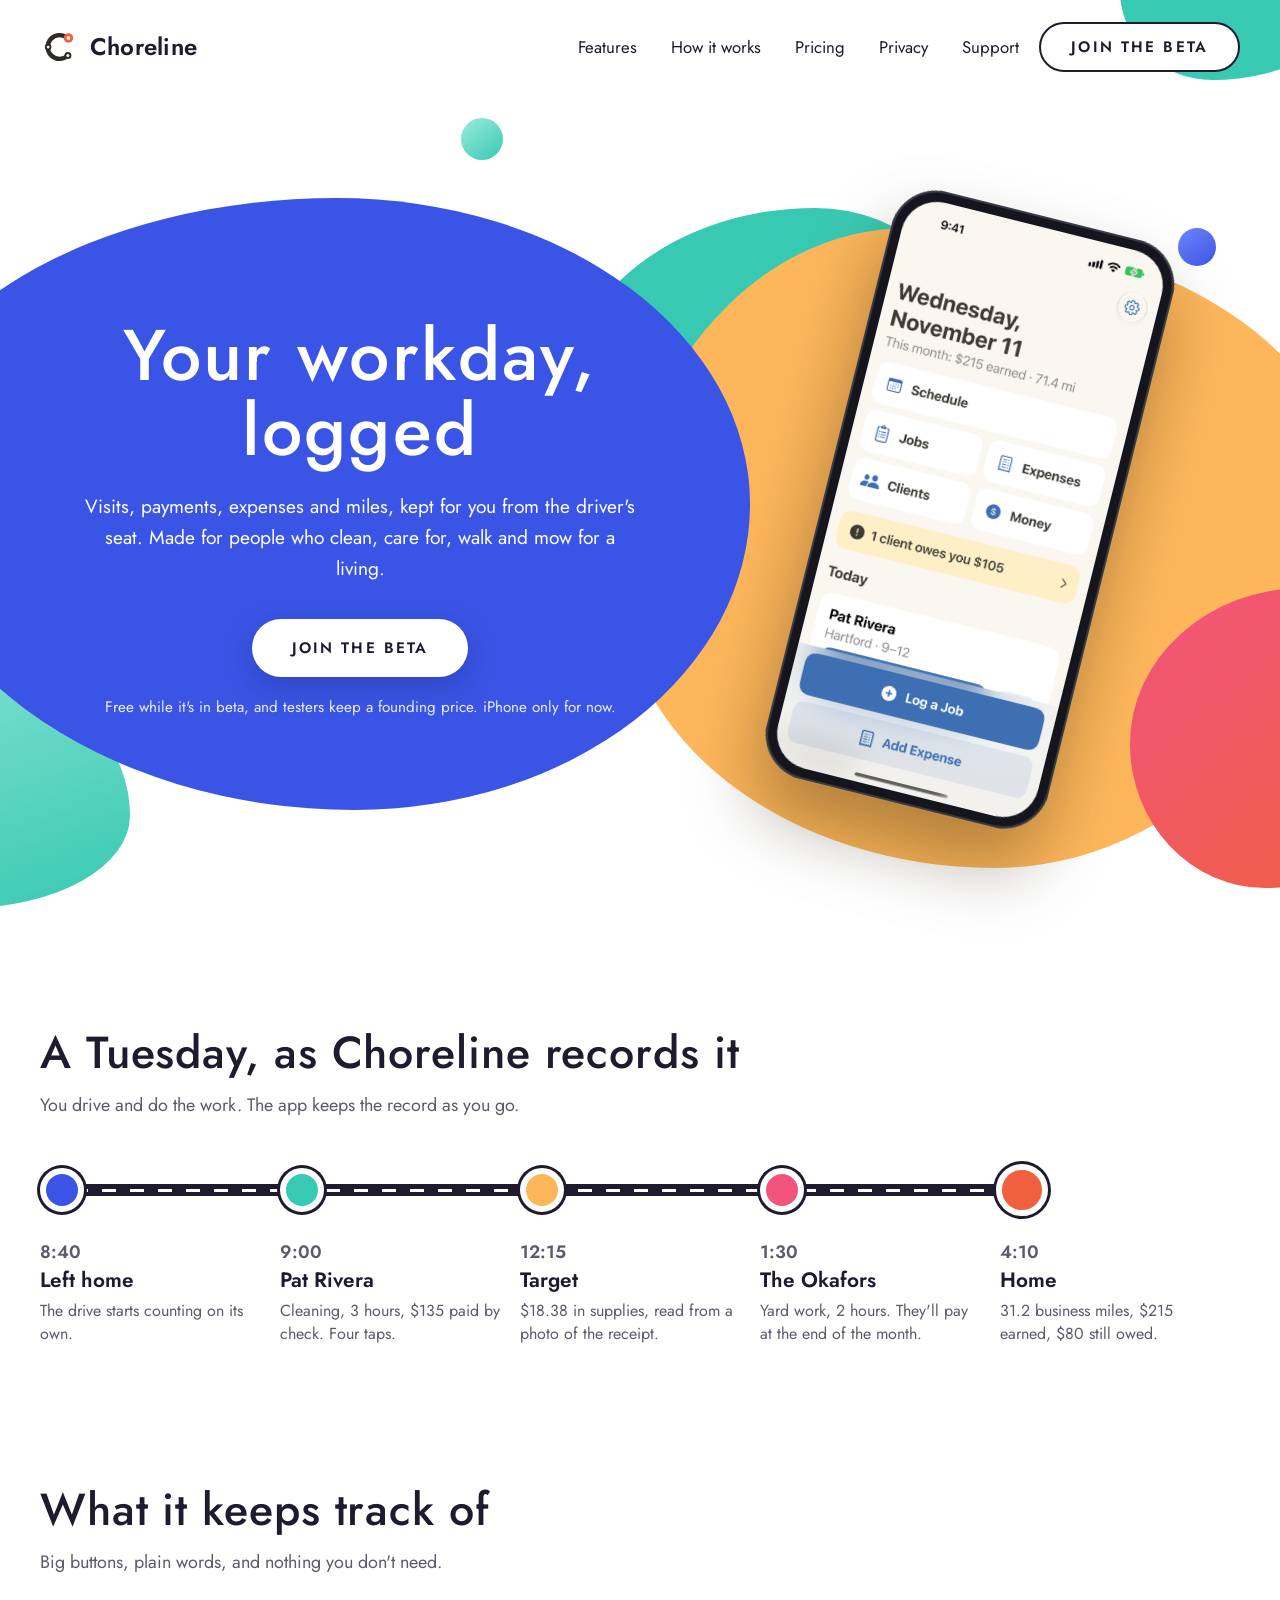
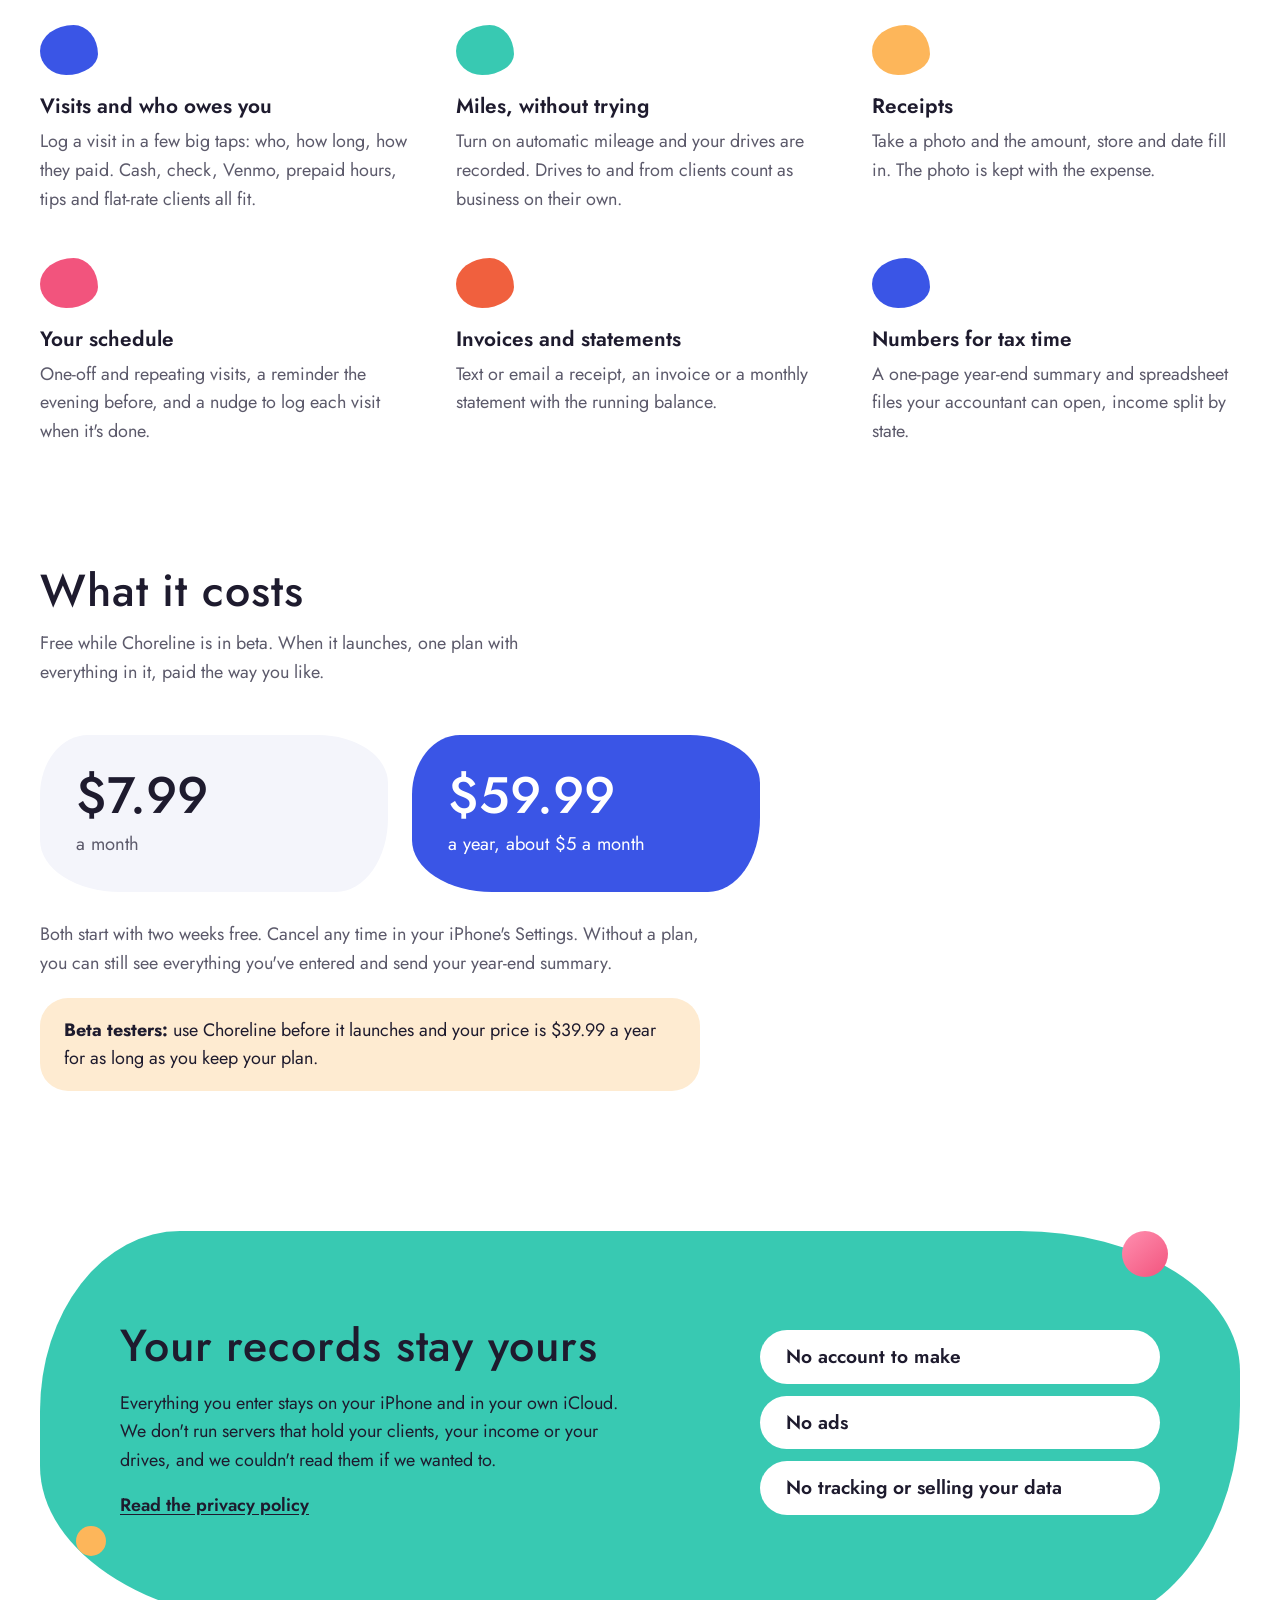
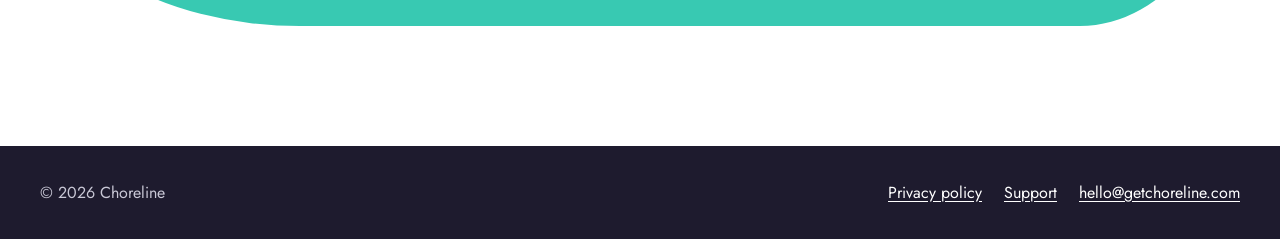
<file: index.html>
<!doctype html>
<html lang="en">
<head>
<meta charset="utf-8">
<meta name="viewport" content="width=device-width, initial-scale=1">
<meta name="color-scheme" content="light only">
<title>Choreline: jobs, payments and miles for home-service work</title>
<meta name="description" content="An iPhone app for people who clean, care for, walk and mow for a living: log each visit from the car, see who owes you, track your miles, and have your numbers ready at tax time.">
<link rel="icon" href="icon-256.png">
<link rel="apple-touch-icon" href="icon-256.png">
<meta property="og:title" content="Choreline: jobs, payments and miles for home-service work">
<meta property="og:description" content="Log each visit from the car, see who owes you, track your miles, and have your numbers ready at tax time.">
<meta property="og:image" content="https://getchoreline.com/icon-256.png">
<link rel="preconnect" href="https://fonts.googleapis.com">
<link rel="preconnect" href="https://fonts.gstatic.com" crossorigin>
<link href="https://fonts.googleapis.com/css2?family=Jost:wght@400;500;600&display=swap" rel="stylesheet">
<link rel="stylesheet" href="style.css">
</head>
<body>
<header class="site-head">
  <div class="blob head-blob" aria-hidden="true"></div>
  <div class="wrap">
    <a class="brand" href="./"><svg viewBox="0 0 64 64" aria-hidden="true"><path d="M44.6 18.4A19 19 0 1 0 44.6 45.6" fill="none" stroke="#2E2A26" stroke-width="7" stroke-linecap="round"/><circle cx="13" cy="32" r="5.2" fill="#2E2A26"/><circle cx="13" cy="32" r="2.2" fill="#FBF5EA"/><circle cx="44.6" cy="45.6" r="5.6" fill="#2E2A26"/><circle cx="44.6" cy="45.6" r="2.4" fill="#FBF5EA"/><circle cx="45.5" cy="17.5" r="7.6" fill="#F0603E"/><circle cx="45.5" cy="17.5" r="3" fill="#FBF5EA"/></svg> Choreline</a>
    <nav aria-label="Site">
      <a href="./#features" class="hide-md">Features</a>
      <a href="./#day" class="hide-md">How it works</a>
      <a href="./#pricing" class="hide-md">Pricing</a>
      <a href="privacy.html">Privacy</a>
      <a href="support.html">Support</a>
    </nav>
    <a class="button outline" href="mailto:hello@getchoreline.com?subject=Choreline%20beta">Join the beta</a>
  </div>
</header>
<main>
  <section class="hero">
    <div aria-hidden="true">
      <div class="blob b-teal2"></div><div class="blob b-teal"></div><div class="blob b-sun"></div><div class="blob b-pink"></div>
      <div class="dot d1"></div><div class="dot d2"></div><div class="dot d3"></div>
    </div>
    <div class="wrap">
      <div class="hero-copy">
        <h1>Your workday, logged</h1>
        <p class="lede">Visits, payments, expenses and miles, kept for you from the driver's seat. Made for people who clean, care for, walk and mow for a living.</p>
        <a class="button solid" href="mailto:hello@getchoreline.com?subject=Choreline%20beta">Join the beta</a>
        <p class="small">Free while it's in beta, and testers keep a founding price. iPhone only for now.</p>
      </div>
      <div class="phone">
        <div class="frame"><img src="app-home.png" width="460" height="1000" alt="Choreline's home screen: today's visit with Pat Rivera, $215 earned and 71.4 miles this month, and buttons to log a job or add an expense."></div>
      </div>
    </div>
  </section>

  <section class="day" id="day" aria-labelledby="day-title">
    <div class="wrap">
      <h2 class="section-title" id="day-title">A Tuesday, as Choreline records it</h2>
      <p class="section-lede">You drive and do the work. The app keeps the record as you go.</p>
      <ol class="route">
        <li class="stop" style="--c: var(--blue)"><time>8:40</time><span class="where">Left home</span><span class="what">The drive starts counting on its own.</span></li>
        <li class="stop" style="--c: var(--teal)"><time>9:00</time><span class="where">Pat Rivera</span><span class="what">Cleaning, 3 hours, $135 paid by check. Four taps.</span></li>
        <li class="stop" style="--c: var(--sun)"><time>12:15</time><span class="where">Target</span><span class="what">$18.38 in supplies, read from a photo of the receipt.</span></li>
        <li class="stop" style="--c: var(--pink)"><time>1:30</time><span class="where">The Okafors</span><span class="what">Yard work, 2 hours. They'll pay at the end of the month.</span></li>
        <li class="stop end" style="--c: var(--coral)"><time>4:10</time><span class="where">Home</span><span class="what">31.2 business miles, $215 earned, $80 still owed.</span></li>
      </ol>
    </div>
  </section>

  <section class="keeps" id="features" aria-labelledby="keeps-title">
    <div class="wrap">
      <h2 class="section-title" id="keeps-title">What it keeps track of</h2>
      <p class="section-lede">Big buttons, plain words, and nothing you don't need.</p>
      <dl>
        <div style="--c: var(--blue)"><dt>Visits and who owes you</dt><dd>Log a visit in a few big taps: who, how long, how they paid. Cash, check, Venmo, prepaid hours, tips and flat-rate clients all fit.</dd></div>
        <div style="--c: var(--teal)"><dt>Miles, without trying</dt><dd>Turn on automatic mileage and your drives are recorded. Drives to and from clients count as business on their own.</dd></div>
        <div style="--c: var(--sun)"><dt>Receipts</dt><dd>Take a photo and the amount, store and date fill in. The photo is kept with the expense.</dd></div>
        <div style="--c: var(--pink)"><dt>Your schedule</dt><dd>One-off and repeating visits, a reminder the evening before, and a nudge to log each visit when it's done.</dd></div>
        <div style="--c: var(--coral)"><dt>Invoices and statements</dt><dd>Text or email a receipt, an invoice or a monthly statement with the running balance.</dd></div>
        <div style="--c: var(--blue)"><dt>Numbers for tax time</dt><dd>A one-page year-end summary and spreadsheet files your accountant can open, income split by state.</dd></div>
      </dl>
    </div>
  </section>

  <section class="price" id="pricing" aria-labelledby="price-title">
    <div class="wrap">
      <h2 class="section-title" id="price-title">What it costs</h2>
      <p class="section-lede">Free while Choreline is in beta. When it launches, one plan with everything in it, paid the way you like.</p>
      <div class="plans">
        <div class="plan">
          <p class="amount">$7.99</p>
          <p class="per">a month</p>
        </div>
        <div class="plan best">
          <p class="amount">$59.99</p>
          <p class="per">a year, about $5 a month</p>
        </div>
      </div>
      <p class="terms">Both start with two weeks free. Cancel any time in your iPhone's Settings. Without a plan, you can still see everything you've entered and send your year-end summary.</p>
      <p class="founding"><strong>Beta testers:</strong> use Choreline before it launches and your price is $39.99 a year for as long as you keep your plan.</p>
    </div>
  </section>

  <section class="yours" aria-labelledby="yours-title">
    <div class="wrap">
      <div class="dot d-pink" aria-hidden="true"></div><div class="dot d-sun" aria-hidden="true"></div>
      <div class="card">
        <div>
          <h2 class="section-title" id="yours-title">Your records stay yours</h2>
          <p>Everything you enter stays on your iPhone and in your own iCloud. We don't run servers that hold your clients, your income or your drives, and we couldn't read them if we wanted to.</p>
          <p><a href="privacy.html">Read the privacy policy</a></p>
        </div>
        <ul>
          <li>No account to make</li>
          <li>No ads</li>
          <li>No tracking or selling your data</li>
        </ul>
      </div>
    </div>
  </section>
</main>
<footer class="site-foot">
  <div class="wrap">
    <span>© 2026 Choreline</span>
    <nav aria-label="Footer">
      <a href="privacy.html">Privacy policy</a>
      <a href="support.html">Support</a>
      <a href="mailto:hello@getchoreline.com">hello@getchoreline.com</a>
    </nav>
  </div>
</footer>
</body>
</html>
</file>
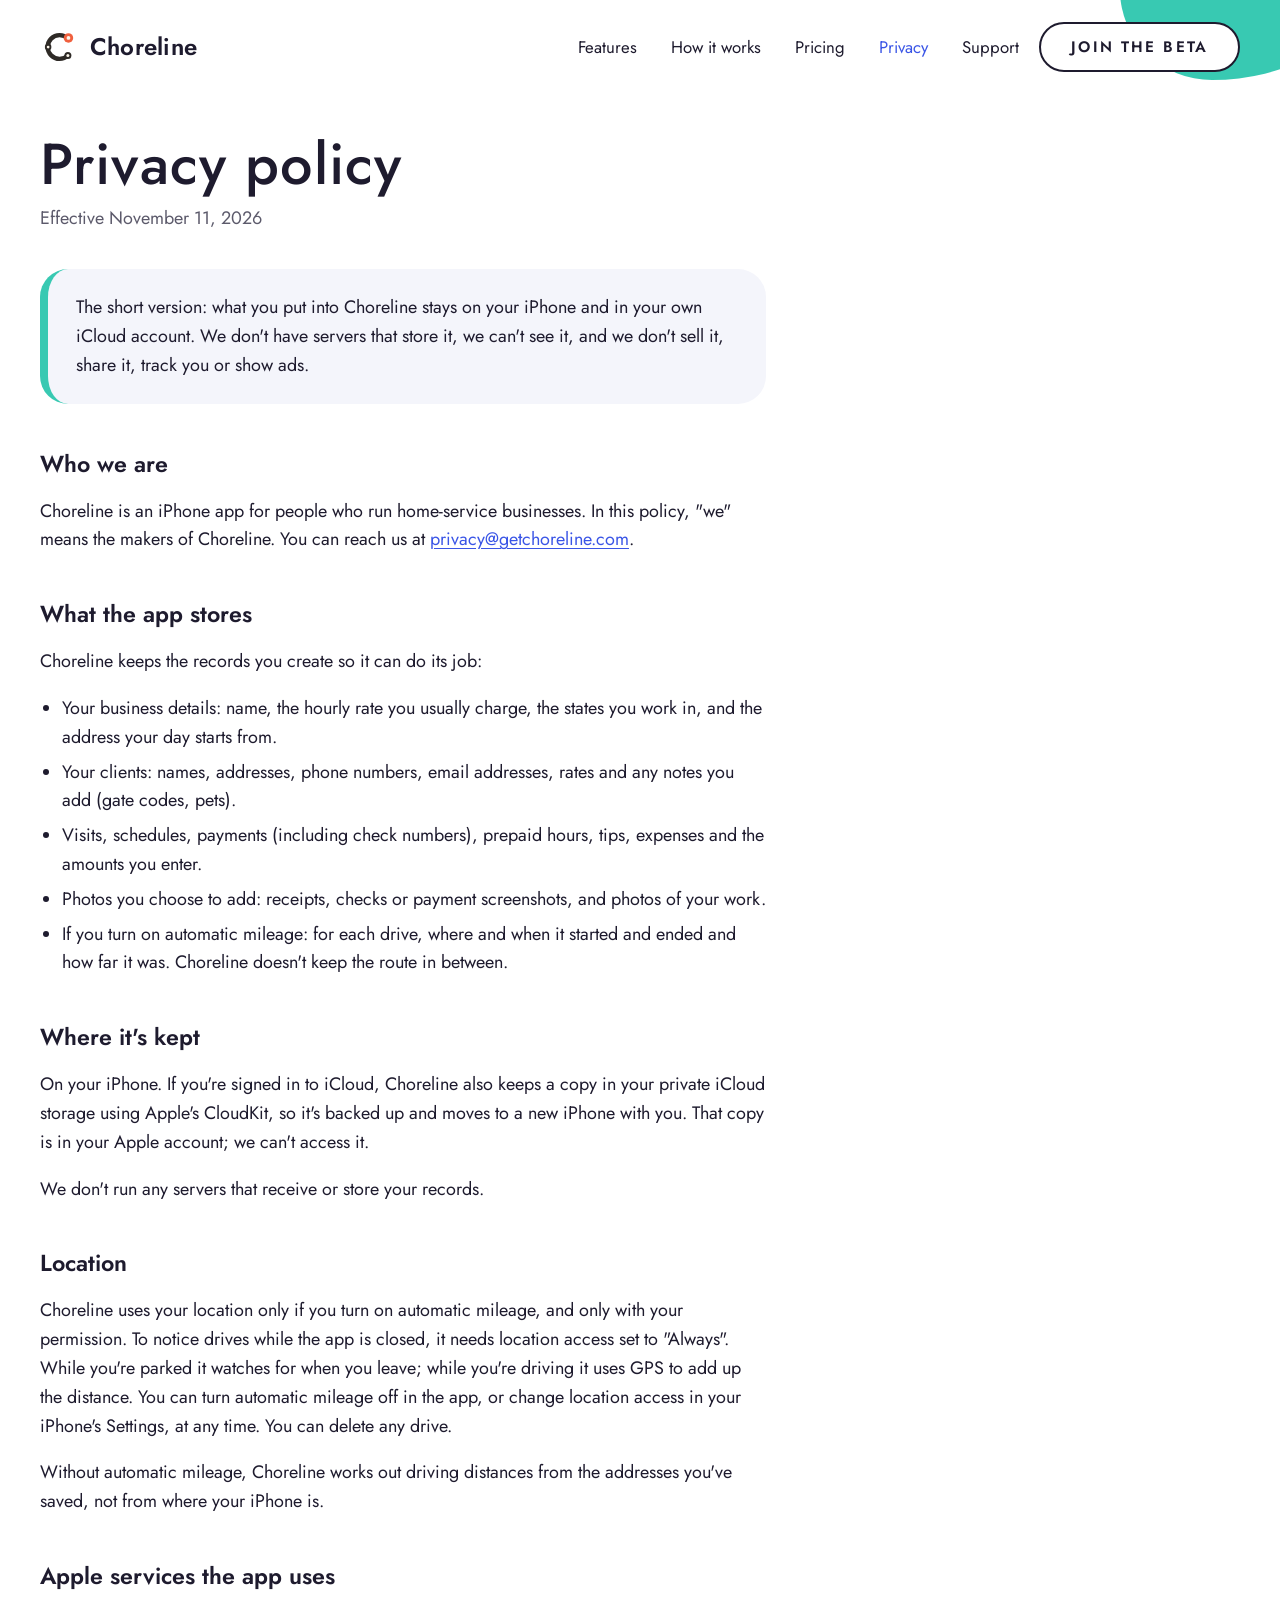
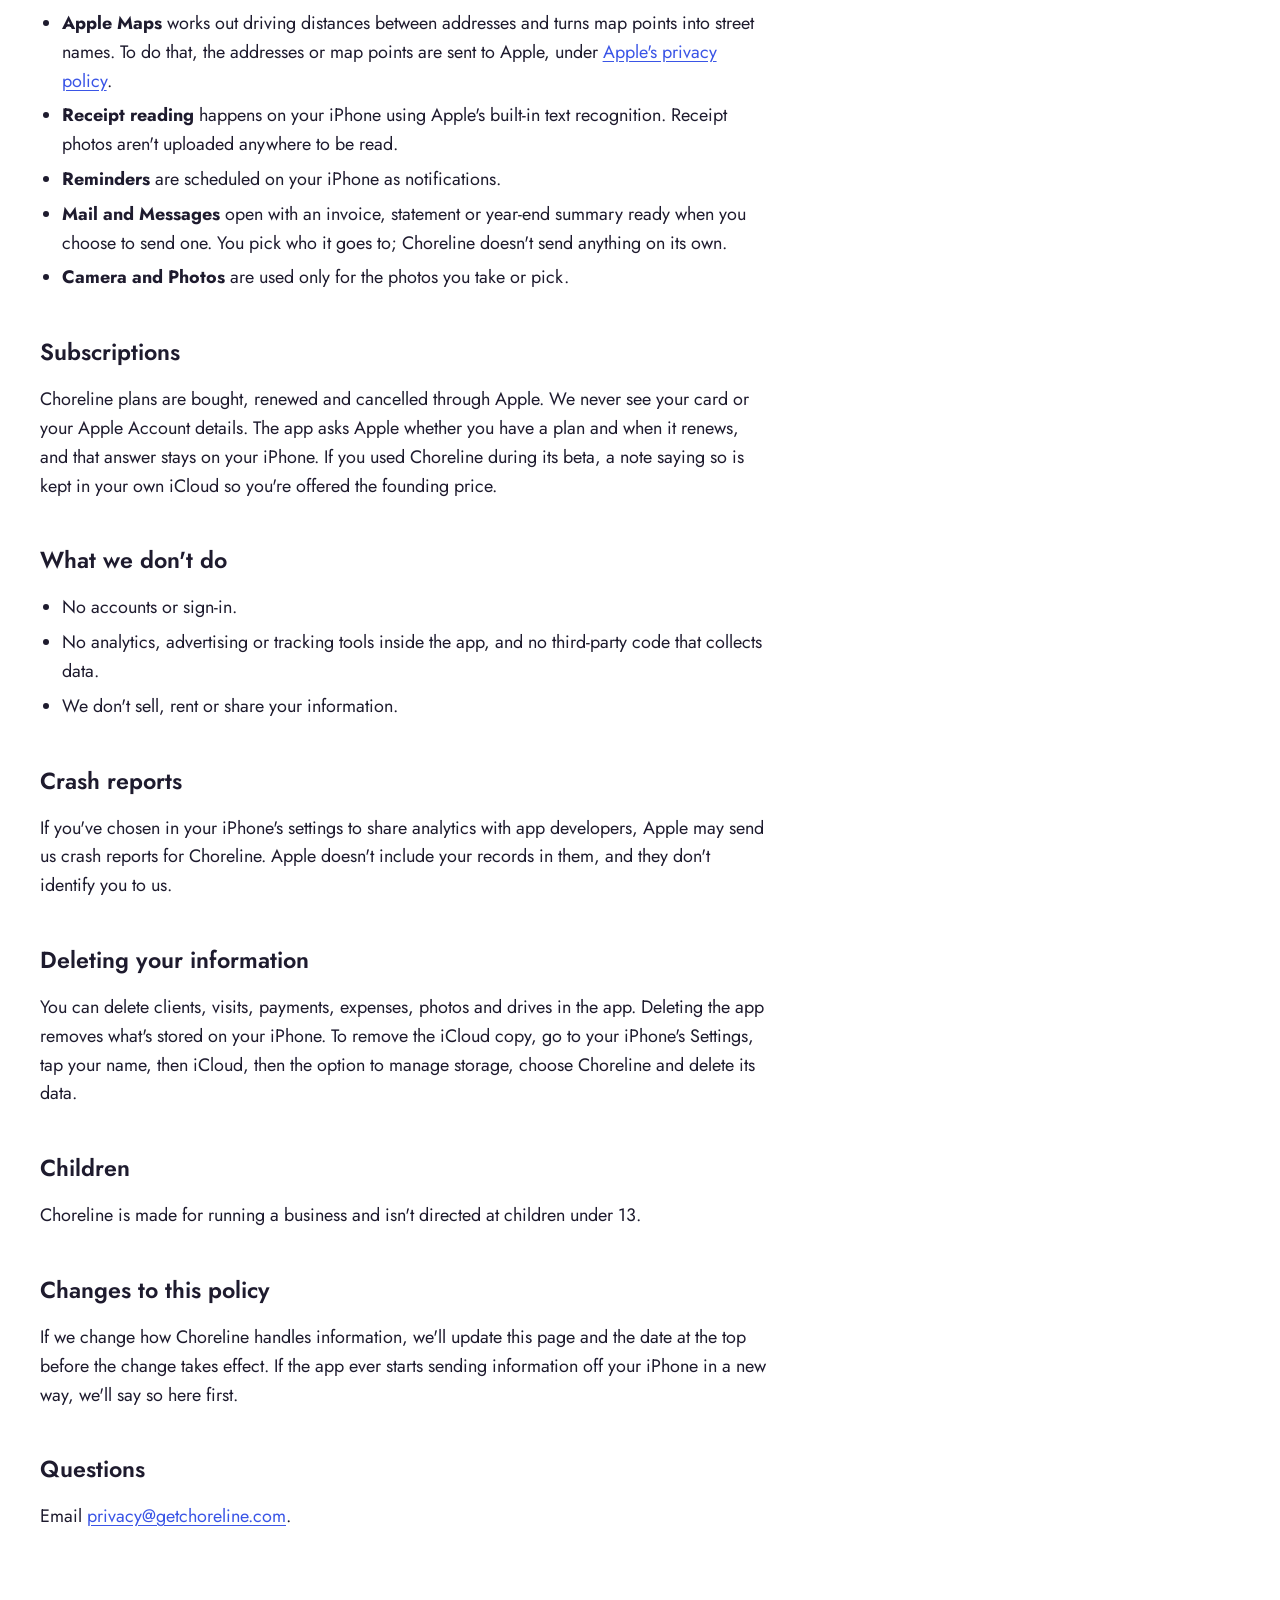
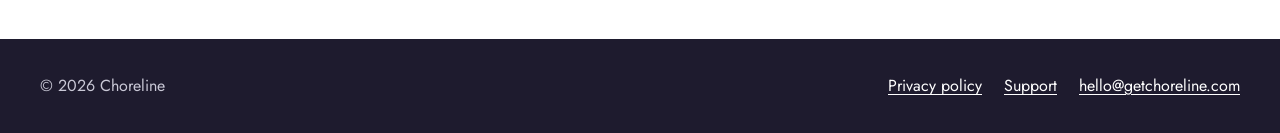
<file: privacy.html>
<!doctype html>
<html lang="en">
<head>
<meta charset="utf-8">
<meta name="viewport" content="width=device-width, initial-scale=1">
<meta name="color-scheme" content="light only">
<title>Privacy policy · Choreline</title>
<meta name="description" content="How the Choreline iPhone app handles your information: it stays on your iPhone and in your own iCloud.">
<link rel="icon" href="icon-256.png">
<link rel="apple-touch-icon" href="icon-256.png">
<meta property="og:title" content="Privacy policy · Choreline">
<meta property="og:description" content="How the Choreline iPhone app handles your information: it stays on your iPhone and in your own iCloud.">
<meta property="og:image" content="https://getchoreline.com/icon-256.png">
<link rel="preconnect" href="https://fonts.googleapis.com">
<link rel="preconnect" href="https://fonts.gstatic.com" crossorigin>
<link href="https://fonts.googleapis.com/css2?family=Jost:wght@400;500;600&display=swap" rel="stylesheet">
<link rel="stylesheet" href="style.css">
</head>
<body>
<header class="site-head">
  <div class="blob head-blob" aria-hidden="true"></div>
  <div class="wrap">
    <a class="brand" href="./"><svg viewBox="0 0 64 64" aria-hidden="true"><path d="M44.6 18.4A19 19 0 1 0 44.6 45.6" fill="none" stroke="#2E2A26" stroke-width="7" stroke-linecap="round"/><circle cx="13" cy="32" r="5.2" fill="#2E2A26"/><circle cx="13" cy="32" r="2.2" fill="#FBF5EA"/><circle cx="44.6" cy="45.6" r="5.6" fill="#2E2A26"/><circle cx="44.6" cy="45.6" r="2.4" fill="#FBF5EA"/><circle cx="45.5" cy="17.5" r="7.6" fill="#F0603E"/><circle cx="45.5" cy="17.5" r="3" fill="#FBF5EA"/></svg> Choreline</a>
    <nav aria-label="Site">
      <a href="./#features" class="hide-md">Features</a>
      <a href="./#day" class="hide-md">How it works</a>
      <a href="./#pricing" class="hide-md">Pricing</a>
      <a href="privacy.html" aria-current="page">Privacy</a>
      <a href="support.html">Support</a>
    </nav>
    <a class="button outline" href="mailto:hello@getchoreline.com?subject=Choreline%20beta">Join the beta</a>
  </div>
</header>
<div class="page-top" aria-hidden="true"><div class="blob b1"></div><div class="blob b2"></div></div>
<main class="page">
  <div class="wrap">
    <article>
      <h1>Privacy policy</h1>
      <p class="meta">Effective November 11, 2026</p>

      <div class="summary">
        <p>The short version: what you put into Choreline stays on your iPhone and in your own iCloud account. We don't have servers that store it, we can't see it, and we don't sell it, share it, track you or show ads.</p>
      </div>

      <h2>Who we are</h2>
      <p>Choreline is an iPhone app for people who run home-service businesses. In this policy, "we" means the makers of Choreline. You can reach us at <a href="mailto:privacy@getchoreline.com">privacy@getchoreline.com</a>.</p>

      <h2>What the app stores</h2>
      <p>Choreline keeps the records you create so it can do its job:</p>
      <ul>
        <li>Your business details: name, the hourly rate you usually charge, the states you work in, and the address your day starts from.</li>
        <li>Your clients: names, addresses, phone numbers, email addresses, rates and any notes you add (gate codes, pets).</li>
        <li>Visits, schedules, payments (including check numbers), prepaid hours, tips, expenses and the amounts you enter.</li>
        <li>Photos you choose to add: receipts, checks or payment screenshots, and photos of your work.</li>
        <li>If you turn on automatic mileage: for each drive, where and when it started and ended and how far it was. Choreline doesn't keep the route in between.</li>
      </ul>

      <h2>Where it's kept</h2>
      <p>On your iPhone. If you're signed in to iCloud, Choreline also keeps a copy in your private iCloud storage using Apple's CloudKit, so it's backed up and moves to a new iPhone with you. That copy is in your Apple account; we can't access it.</p>
      <p>We don't run any servers that receive or store your records.</p>

      <h2>Location</h2>
      <p>Choreline uses your location only if you turn on automatic mileage, and only with your permission. To notice drives while the app is closed, it needs location access set to "Always". While you're parked it watches for when you leave; while you're driving it uses GPS to add up the distance. You can turn automatic mileage off in the app, or change location access in your iPhone's Settings, at any time. You can delete any drive.</p>
      <p>Without automatic mileage, Choreline works out driving distances from the addresses you've saved, not from where your iPhone is.</p>

      <h2>Apple services the app uses</h2>
      <ul>
        <li><strong>Apple Maps</strong> works out driving distances between addresses and turns map points into street names. To do that, the addresses or map points are sent to Apple, under <a href="https://www.apple.com/legal/privacy/">Apple's privacy policy</a>.</li>
        <li><strong>Receipt reading</strong> happens on your iPhone using Apple's built-in text recognition. Receipt photos aren't uploaded anywhere to be read.</li>
        <li><strong>Reminders</strong> are scheduled on your iPhone as notifications.</li>
        <li><strong>Mail and Messages</strong> open with an invoice, statement or year-end summary ready when you choose to send one. You pick who it goes to; Choreline doesn't send anything on its own.</li>
        <li><strong>Camera and Photos</strong> are used only for the photos you take or pick.</li>
      </ul>

      <h2>Subscriptions</h2>
      <p>Choreline plans are bought, renewed and cancelled through Apple. We never see your card or your Apple Account details. The app asks Apple whether you have a plan and when it renews, and that answer stays on your iPhone. If you used Choreline during its beta, a note saying so is kept in your own iCloud so you're offered the founding price.</p>

      <h2>What we don't do</h2>
      <ul>
        <li>No accounts or sign-in.</li>
        <li>No analytics, advertising or tracking tools inside the app, and no third-party code that collects data.</li>
        <li>We don't sell, rent or share your information.</li>
      </ul>

      <h2>Crash reports</h2>
      <p>If you've chosen in your iPhone's settings to share analytics with app developers, Apple may send us crash reports for Choreline. Apple doesn't include your records in them, and they don't identify you to us.</p>

      <h2>Deleting your information</h2>
      <p>You can delete clients, visits, payments, expenses, photos and drives in the app. Deleting the app removes what's stored on your iPhone. To remove the iCloud copy, go to your iPhone's Settings, tap your name, then iCloud, then the option to manage storage, choose Choreline and delete its data.</p>

      <h2>Children</h2>
      <p>Choreline is made for running a business and isn't directed at children under 13.</p>

      <h2>Changes to this policy</h2>
      <p>If we change how Choreline handles information, we'll update this page and the date at the top before the change takes effect. If the app ever starts sending information off your iPhone in a new way, we'll say so here first.</p>

      <h2>Questions</h2>
      <p>Email <a href="mailto:privacy@getchoreline.com">privacy@getchoreline.com</a>.</p>
    </article>
  </div>
</main>
<footer class="site-foot">
  <div class="wrap">
    <span>© 2026 Choreline</span>
    <nav aria-label="Footer">
      <a href="privacy.html">Privacy policy</a>
      <a href="support.html">Support</a>
      <a href="mailto:hello@getchoreline.com">hello@getchoreline.com</a>
    </nav>
  </div>
</footer>
</body>
</html>
</file>
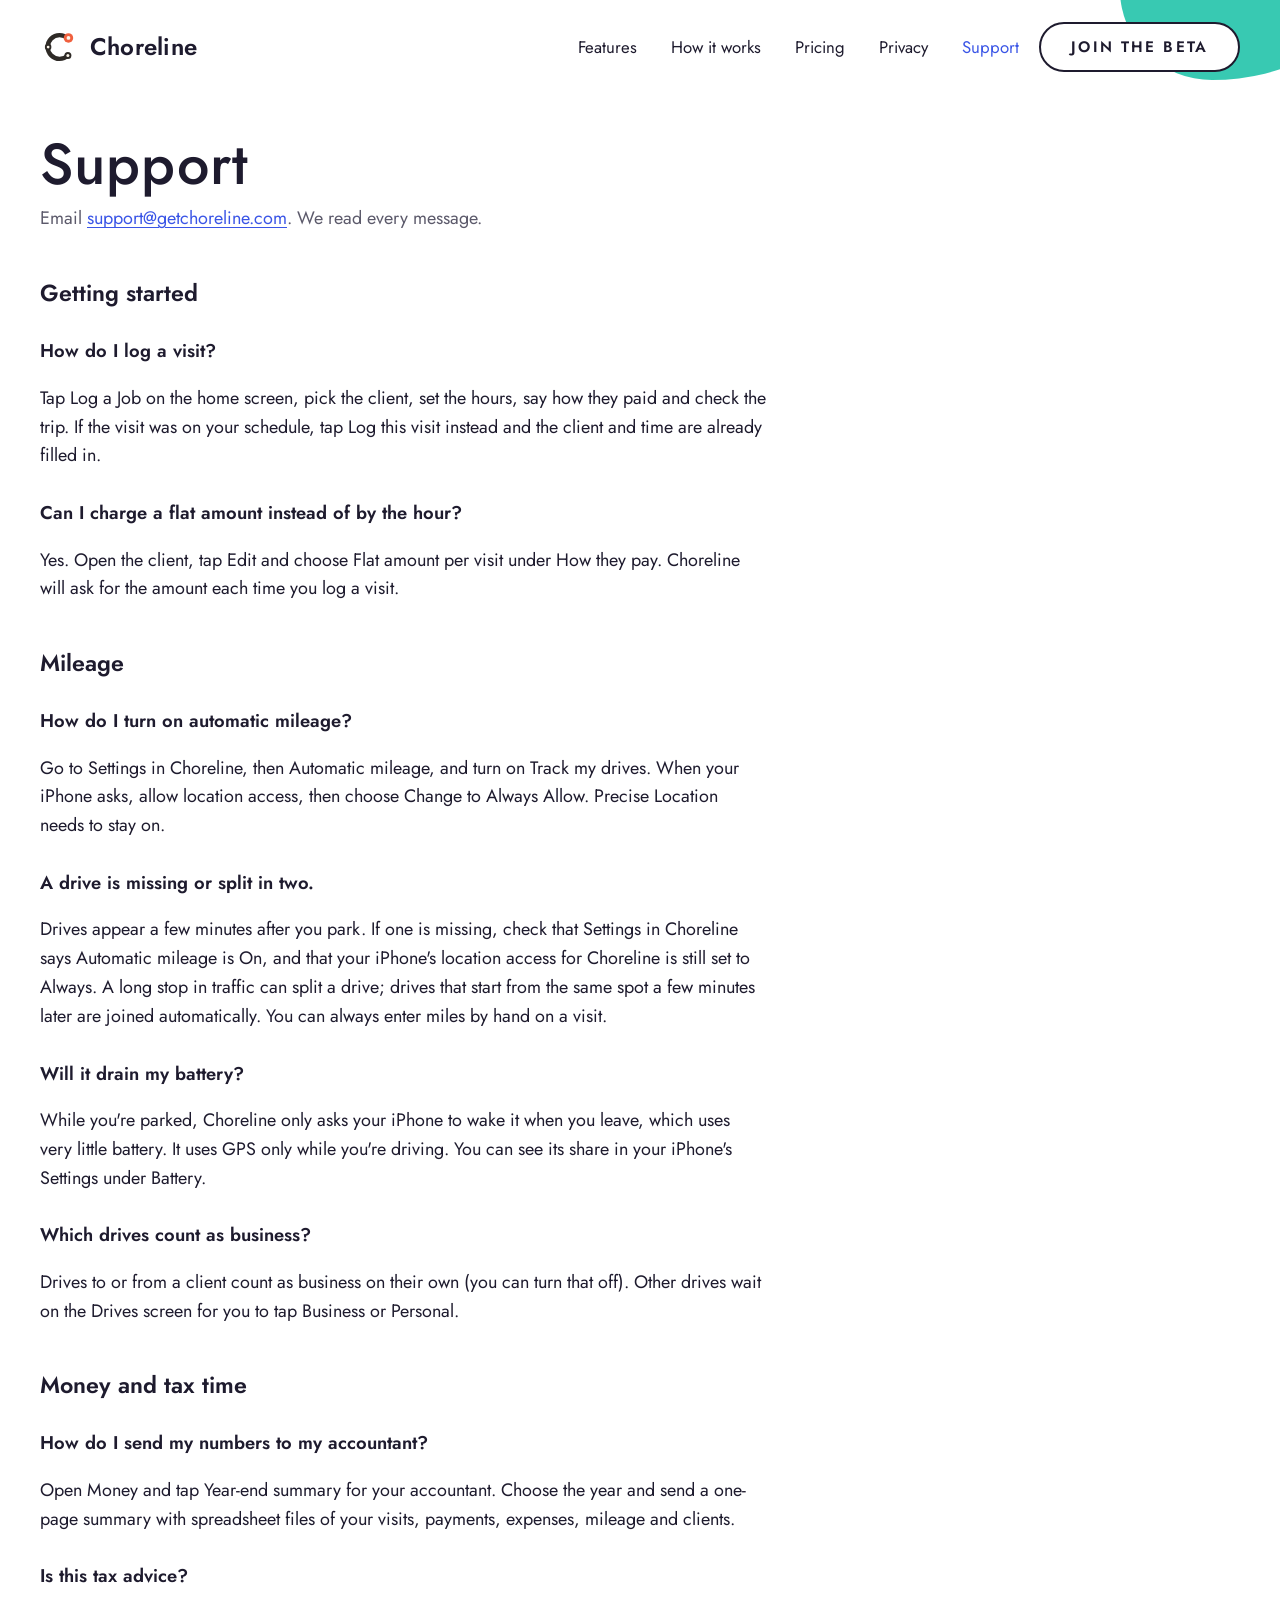
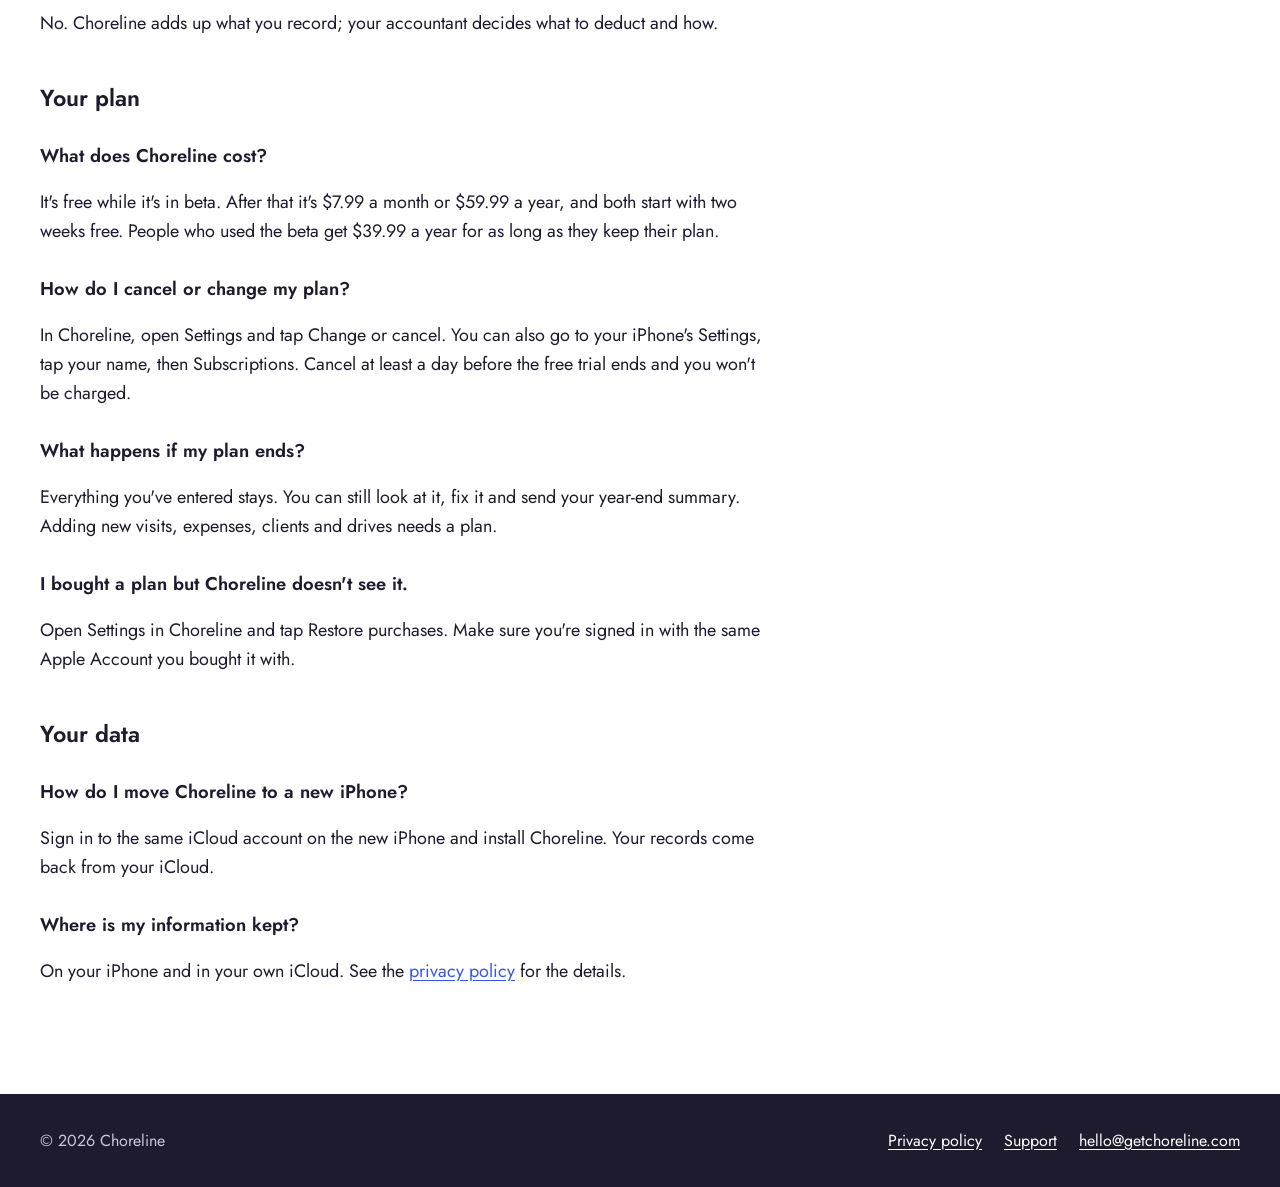
<file: support.html>
<!doctype html>
<html lang="en">
<head>
<meta charset="utf-8">
<meta name="viewport" content="width=device-width, initial-scale=1">
<meta name="color-scheme" content="light only">
<title>Support · Choreline</title>
<meta name="description" content="Help with Choreline: getting numbers to your accountant, automatic mileage, battery, moving to a new iPhone, and how to reach us.">
<link rel="icon" href="icon-256.png">
<link rel="apple-touch-icon" href="icon-256.png">
<meta property="og:title" content="Support · Choreline">
<meta property="og:description" content="Help with Choreline: getting numbers to your accountant, automatic mileage, battery, moving to a new iPhone, and how to reach us.">
<meta property="og:image" content="https://getchoreline.com/icon-256.png">
<link rel="preconnect" href="https://fonts.googleapis.com">
<link rel="preconnect" href="https://fonts.gstatic.com" crossorigin>
<link href="https://fonts.googleapis.com/css2?family=Jost:wght@400;500;600&display=swap" rel="stylesheet">
<link rel="stylesheet" href="style.css">
</head>
<body>
<header class="site-head">
  <div class="blob head-blob" aria-hidden="true"></div>
  <div class="wrap">
    <a class="brand" href="./"><svg viewBox="0 0 64 64" aria-hidden="true"><path d="M44.6 18.4A19 19 0 1 0 44.6 45.6" fill="none" stroke="#2E2A26" stroke-width="7" stroke-linecap="round"/><circle cx="13" cy="32" r="5.2" fill="#2E2A26"/><circle cx="13" cy="32" r="2.2" fill="#FBF5EA"/><circle cx="44.6" cy="45.6" r="5.6" fill="#2E2A26"/><circle cx="44.6" cy="45.6" r="2.4" fill="#FBF5EA"/><circle cx="45.5" cy="17.5" r="7.6" fill="#F0603E"/><circle cx="45.5" cy="17.5" r="3" fill="#FBF5EA"/></svg> Choreline</a>
    <nav aria-label="Site">
      <a href="./#features" class="hide-md">Features</a>
      <a href="./#day" class="hide-md">How it works</a>
      <a href="./#pricing" class="hide-md">Pricing</a>
      <a href="privacy.html">Privacy</a>
      <a href="support.html" aria-current="page">Support</a>
    </nav>
    <a class="button outline" href="mailto:hello@getchoreline.com?subject=Choreline%20beta">Join the beta</a>
  </div>
</header>
<div class="page-top" aria-hidden="true"><div class="blob b1"></div><div class="blob b2"></div></div>
<main class="page">
  <div class="wrap">
    <article>
      <h1>Support</h1>
      <p class="meta">Email <a href="mailto:support@getchoreline.com">support@getchoreline.com</a>. We read every message.</p>

      <h2>Getting started</h2>
      <h3>How do I log a visit?</h3>
      <p>Tap Log a Job on the home screen, pick the client, set the hours, say how they paid and check the trip. If the visit was on your schedule, tap Log this visit instead and the client and time are already filled in.</p>
      <h3>Can I charge a flat amount instead of by the hour?</h3>
      <p>Yes. Open the client, tap Edit and choose Flat amount per visit under How they pay. Choreline will ask for the amount each time you log a visit.</p>

      <h2>Mileage</h2>
      <h3>How do I turn on automatic mileage?</h3>
      <p>Go to Settings in Choreline, then Automatic mileage, and turn on Track my drives. When your iPhone asks, allow location access, then choose Change to Always Allow. Precise Location needs to stay on.</p>
      <h3>A drive is missing or split in two.</h3>
      <p>Drives appear a few minutes after you park. If one is missing, check that Settings in Choreline says Automatic mileage is On, and that your iPhone's location access for Choreline is still set to Always. A long stop in traffic can split a drive; drives that start from the same spot a few minutes later are joined automatically. You can always enter miles by hand on a visit.</p>
      <h3>Will it drain my battery?</h3>
      <p>While you're parked, Choreline only asks your iPhone to wake it when you leave, which uses very little battery. It uses GPS only while you're driving. You can see its share in your iPhone's Settings under Battery.</p>
      <h3>Which drives count as business?</h3>
      <p>Drives to or from a client count as business on their own (you can turn that off). Other drives wait on the Drives screen for you to tap Business or Personal.</p>

      <h2>Money and tax time</h2>
      <h3>How do I send my numbers to my accountant?</h3>
      <p>Open Money and tap Year-end summary for your accountant. Choose the year and send a one-page summary with spreadsheet files of your visits, payments, expenses, mileage and clients.</p>
      <h3>Is this tax advice?</h3>
      <p>No. Choreline adds up what you record; your accountant decides what to deduct and how.</p>

      <h2>Your plan</h2>
      <h3>What does Choreline cost?</h3>
      <p>It's free while it's in beta. After that it's $7.99 a month or $59.99 a year, and both start with two weeks free. People who used the beta get $39.99 a year for as long as they keep their plan.</p>
      <h3>How do I cancel or change my plan?</h3>
      <p>In Choreline, open Settings and tap Change or cancel. You can also go to your iPhone's Settings, tap your name, then Subscriptions. Cancel at least a day before the free trial ends and you won't be charged.</p>
      <h3>What happens if my plan ends?</h3>
      <p>Everything you've entered stays. You can still look at it, fix it and send your year-end summary. Adding new visits, expenses, clients and drives needs a plan.</p>
      <h3>I bought a plan but Choreline doesn't see it.</h3>
      <p>Open Settings in Choreline and tap Restore purchases. Make sure you're signed in with the same Apple Account you bought it with.</p>

      <h2>Your data</h2>
      <h3>How do I move Choreline to a new iPhone?</h3>
      <p>Sign in to the same iCloud account on the new iPhone and install Choreline. Your records come back from your iCloud.</p>
      <h3>Where is my information kept?</h3>
      <p>On your iPhone and in your own iCloud. See the <a href="privacy.html">privacy policy</a> for the details.</p>
    </article>
  </div>
</main>
<footer class="site-foot">
  <div class="wrap">
    <span>© 2026 Choreline</span>
    <nav aria-label="Footer">
      <a href="privacy.html">Privacy policy</a>
      <a href="support.html">Support</a>
      <a href="mailto:hello@getchoreline.com">hello@getchoreline.com</a>
    </nav>
  </div>
</footer>
</body>
</html>
</file>
<file: style.css>
/* getchoreline.com: big soft blobs, a tilted phone, Jost (geometric, Futura-like). */
:root {
  --blue: #3A55E6;
  --teal: #38C9B2;
  --sun: #FDB65A;
  --pink: #F2547D;
  --coral: #F0603E;
  --ink: #1E1B2E;
  --gray: #5C5A6B;
  --mist: #F4F5FB;
  --line: #E6E7F0;
  --measure: 66ch;
  color-scheme: light;
}
*, *::before, *::after { box-sizing: border-box; }
html { -webkit-text-size-adjust: 100%; overflow-x: clip; }
body {
  margin: 0; background: #fff; color: var(--ink);
  font-family: "Jost", "Futura", "Century Gothic", "Avenir Next", sans-serif;
  font-size: 1.125rem; line-height: 1.6; overflow-x: clip;
}
a { color: var(--blue); text-underline-offset: 0.18em; }
a:hover { color: var(--ink); }
:focus-visible { outline: 3px solid var(--blue); outline-offset: 3px; border-radius: 6px; }
img, svg { display: block; }
.wrap { width: min(1200px, 100% - 32px); margin-inline: auto; position: relative; }

/* Blobs and dots */
.blob { position: absolute; border-radius: 58% 42% 55% 45% / 52% 58% 42% 48%; pointer-events: none; }
.dot { position: absolute; border-radius: 50%; pointer-events: none; }

/* Header */
.site-head { position: relative; z-index: 5; padding-block: 22px; overflow: clip; overflow-clip-margin: 0; }
.site-head .wrap { display: flex; align-items: center; gap: 20px; }
.brand { display: inline-flex; align-items: center; gap: 10px; color: var(--ink); text-decoration: none; font-weight: 600; font-size: 1.5rem; letter-spacing: 0.01em; margin-right: auto; }
.brand svg { width: 40px; height: 40px; }
.site-head nav { display: flex; gap: 34px; font-size: 1.05rem; }
.site-head nav a { color: var(--ink); text-decoration: none; }
.site-head nav a:hover, .site-head nav a[aria-current="page"] { color: var(--blue); }
.head-blob { width: 230px; height: 150px; right: -70px; top: -70px; background: var(--teal); z-index: -1; border-radius: 45% 55% 60% 40% / 40% 45% 55% 60%; }

/* Buttons: pills, spaced capitals */
.button {
  white-space: nowrap; display: inline-flex; align-items: center; justify-content: center; min-height: 58px; padding: 0 40px;
  border-radius: 999px; text-decoration: none; font-weight: 600; font-size: 0.95rem; letter-spacing: 0.14em; text-transform: uppercase;
}
.button.solid { background: #fff; color: var(--ink); box-shadow: 0 10px 30px rgba(20, 24, 80, 0.25); }
.button.solid:hover { color: var(--blue); }
.button.outline { min-height: 50px; padding: 0 30px; border: 2px solid var(--ink); color: var(--ink); background: #fff; }
.button.outline:hover { background: var(--ink); color: #fff; }
.button.blue { background: var(--blue); color: #fff; }
.button.blue:hover { background: var(--ink); color: #fff; }

/* Hero */
.hero { position: relative; min-height: 940px; overflow: hidden; margin-top: -96px; padding-top: 96px; }
.hero .b-teal { width: 420px; height: 360px; left: 44%; top: 210px; background: var(--teal); z-index: 1; border-radius: 60% 40% 50% 50% / 55% 45% 55% 45%; }
.hero .b-sun { width: 720px; height: 640px; right: -60px; top: 230px; background: var(--sun); z-index: 1; border-radius: 40% 60% 48% 52% / 55% 40% 60% 45%; }
.hero .b-pink { width: 300px; height: 300px; right: -150px; bottom: 50px; background: linear-gradient(140deg, var(--pink), var(--coral)); z-index: 3; }
.hero .b-teal2 { width: 300px; height: 220px; left: -170px; bottom: 30px; background: linear-gradient(160deg, #7FE0CF, var(--teal)); z-index: 1; }
.hero .d1 { width: 42px; height: 42px; left: 36%; top: 120px; background: linear-gradient(140deg, #9BEBDD, var(--teal)); z-index: 3; }
.hero .d2 { width: 38px; height: 38px; right: 5%; top: 230px; background: linear-gradient(140deg, #6E85FF, var(--blue)); z-index: 3; }
.hero .d3 { width: 36px; height: 36px; left: 3%; bottom: 300px; background: linear-gradient(140deg, #FF8FB0, var(--pink)); z-index: 3; }

.hero .wrap { min-height: 820px; display: grid; grid-template-columns: minmax(0, 1.1fr) minmax(0, 0.9fr); align-items: center; }
.hero-copy { position: relative; z-index: 4; isolation: isolate; color: #fff; text-align: center; padding: 120px 40px 90px; max-width: 640px; }
/* The blue shape is drawn by the text block itself, so the white words always sit on it. */
.hero-copy::before { content: ""; position: absolute; z-index: -1; inset: 0 -70px 0 -150px; background: var(--blue);
  border-radius: 52% 48% 46% 54% / 44% 50% 50% 56%; }
.hero h1 { font-weight: 500; font-size: clamp(2.8rem, 5.6vw, 4.6rem); line-height: 1.04; letter-spacing: 0.03em; margin: 0 0 24px; }
.hero .lede { font-size: 1.2rem; margin: 0 auto 36px; max-width: 30em; }
.hero .small { font-size: 0.95rem; margin: 18px 0 0; opacity: 0.9; }

.phone { position: relative; z-index: 4; justify-self: center; margin-top: 10px; width: 290px; transform: rotate(14deg); }
.phone .frame { border-radius: 46px; padding: 11px; background: #15151d; box-shadow: 0 40px 70px rgba(40, 30, 0, 0.35), inset 0 0 0 2px #3b3b46; }
.phone img { width: 100%; height: auto; border-radius: 36px; }

/* The day, as a route */
.day { padding-block: 90px 80px; }
.section-title { font-weight: 500; font-size: clamp(2rem, 3.6vw, 2.8rem); line-height: 1.1; letter-spacing: 0.02em; margin: 0 0 14px; }
.section-lede { color: var(--gray); margin: 0 0 48px; max-width: 46ch; }
.route { list-style: none; margin: 0; padding: 0; display: grid; grid-template-columns: repeat(5, 1fr); position: relative; }
.route::before {
  content: ""; position: absolute; left: 20px; right: calc(20% - 24px); top: 16px; height: 12px; border-radius: 999px; background: var(--ink);
}
.route::after {
  content: ""; position: absolute; left: 34px; right: calc(20% - 6px); top: 20.5px; height: 3px;
  background: repeating-linear-gradient(90deg, #fff 0 14px, transparent 14px 28px);
}
.stop { position: relative; padding: 70px 18px 0 0; }
.stop::before { content: ""; position: absolute; left: 0; top: 0; width: 44px; height: 44px; border-radius: 50%; background: var(--c); border: 6px solid #fff; box-shadow: 0 0 0 3px var(--ink); z-index: 1; }
.stop.end::before { width: 52px; height: 52px; top: -4px; left: -4px; }
.stop time { display: block; font-weight: 600; color: var(--gray); }
.stop .where { display: block; font-weight: 600; font-size: 1.3rem; line-height: 1.25; }
.stop .what { display: block; color: var(--gray); font-size: 1rem; line-height: 1.45; margin-top: 6px; }

/* What it keeps */
.keeps { position: relative; padding-block: 60px 100px; }
.keeps dl { display: grid; grid-template-columns: repeat(3, minmax(0, 1fr)); gap: 44px 48px; margin: 0; }
.keeps dt { font-weight: 600; font-size: 1.3rem; line-height: 1.25; }
.keeps dt::before { content: ""; display: block; width: 58px; height: 50px; margin-bottom: 18px; background: var(--c);
  border-radius: 58% 42% 55% 45% / 52% 58% 42% 48%; }
.keeps dd { margin: 8px 0 0; color: var(--gray); }

.price { position: relative; padding-block: 20px 100px; }
.price .plans { display: grid; grid-template-columns: repeat(2, minmax(0, 1fr)); gap: 24px; max-width: 720px; }
.price .plan { padding: 34px 36px; background: var(--mist); border-radius: 48px 70px 52px 80px / 60px 48px 74px 52px; }
.price .plan.best { background: var(--blue); color: #fff; }
.price .amount { margin: 0; font-size: clamp(2.4rem, 4vw, 3.2rem); font-weight: 500; line-height: 1.05; }
.price .per { margin: 6px 0 0; font-size: 1.15rem; }
.price .plan:not(.best) .per { color: var(--gray); }
.price .terms { color: var(--gray); max-width: 60ch; margin: 28px 0 0; }
.price .founding { max-width: 60ch; margin: 20px 0 0; padding: 18px 24px; background: color-mix(in srgb, var(--sun) 28%, #fff); border-radius: 28px; }

/* Your records stay yours */
.yours { position: relative; padding-block: 40px 120px; overflow: clip; }
.yours .card { position: relative; padding: 90px 80px; display: grid; grid-template-columns: minmax(0, 1.2fr) minmax(0, 0.8fr); gap: 40px; align-items: center; }
.yours .card::before { content: ""; position: absolute; inset: 0; background: var(--teal); z-index: -1;
  border-radius: 140px 220px 160px 260px / 180px 140px 220px 160px; }
.yours h2 { margin-bottom: 18px; }
.yours p { margin: 0 0 16px; max-width: 46ch; }
.yours a { color: var(--ink); font-weight: 600; }
.yours ul { margin: 0; padding: 0; list-style: none; }
.yours li { font-weight: 600; font-size: 1.2rem; background: #fff; border-radius: 999px; padding: 14px 26px; line-height: 1.35; margin-bottom: 12px; }
.yours .d-pink { width: 46px; height: 46px; right: 6%; top: 0; background: linear-gradient(140deg, #FF8FB0, var(--pink)); }
.yours .d-sun { width: 30px; height: 30px; left: 3%; bottom: 70px; background: var(--sun); }

/* Long-form pages */
.page-top { position: relative; overflow: hidden; }
.page-top .b1 { width: 380px; height: 320px; right: -110px; top: -150px; background: var(--sun); z-index: -1; }
.page-top .b2 { width: 160px; height: 140px; right: 200px; top: -70px; background: var(--blue); z-index: -1; border-radius: 45% 55% 60% 40% / 50% 45% 55% 50%; }
.page { padding-block: 40px 90px; }
.page article { max-width: var(--measure); }
.page h1 { font-weight: 500; font-size: clamp(2.4rem, 5vw, 3.6rem); line-height: 1.05; letter-spacing: 0.02em; margin: 0 0 10px; }
.page .meta { color: var(--gray); margin: 0 0 36px; }
.page h2 { font-weight: 600; font-size: 1.45rem; line-height: 1.25; margin: 46px 0 10px; }
.page h3 { font-weight: 600; font-size: 1.15rem; margin: 28px 0 6px; }
.page ul { padding-left: 1.2em; }
.page li { margin-bottom: 6px; }
.page .summary { background: var(--mist); border-radius: 28px; padding: 24px 28px; border-left: 8px solid var(--teal); }
.page .summary p { margin: 0; }

/* Footer */
.site-foot { background: var(--ink); color: #C9C8D6; padding-block: 34px; font-size: 1rem; }
.site-foot .wrap { display: flex; flex-wrap: wrap; justify-content: space-between; gap: 12px 28px; }
.site-foot nav { display: flex; flex-wrap: wrap; gap: 22px; }
.site-foot a { color: #fff; }

/* Tablets */
@media (max-width: 980px) {
  .site-head nav { gap: 22px; }
  .site-head nav .hide-md { display: none; }
  .keeps dl { grid-template-columns: repeat(2, minmax(0, 1fr)); }
  .yours .card { padding: 70px 50px; grid-template-columns: 1fr; }
}

/* Phones */
@media (max-width: 760px) {
  .price .plans { grid-template-columns: 1fr; }
  .site-head nav { display: none; }
  .head-blob { width: 170px; height: 120px; right: -60px; top: -60px; }
  .button.outline { min-height: 44px; padding: 0 20px; font-size: 0.8rem; }
  .hero { min-height: 0; margin-top: -88px; padding-top: 88px; }
  .hero .wrap { grid-template-columns: 1fr; min-height: 0; }
  .hero-copy::before { inset: -30px -26vw -10px -26vw; border-radius: 50% 50% 48% 52% / 20% 20% 16% 16%; }
  .hero .b-teal { width: 260px; height: 220px; left: auto; right: -70px; top: 640px; }
  .hero .b-sun { width: 120vw; height: 500px; right: -40vw; top: 730px; }
  .hero .b-pink { width: 160px; height: 160px; right: -90px; bottom: 120px; }
  .hero .b-teal2 { display: none; }
  .hero .d1 { left: 74%; top: 70px; width: 32px; height: 32px; }
  .hero .d2 { right: auto; left: 6%; top: 700px; }
  .hero .d3 { display: none; }
  .hero-copy { padding: 110px 8px 90px; margin-inline: auto; }
  .hero .lede { font-size: 1.1rem; }
  .phone { width: 250px; margin: 30px auto 120px; transform: rotate(8deg); }
  .day { padding-top: 60px; }
  .route { grid-template-columns: 1fr; }
  .route::before, .route::after { display: none; }
  .stop { padding: 4px 0 34px 74px; }
  .stop:not(:last-child)::after { content: ""; position: absolute; left: 16px; top: 30px; bottom: -14px; width: 12px; border-radius: 999px;
    background-color: var(--ink); background-image: repeating-linear-gradient(180deg, transparent 0 12px, #fff 12px 26px);
    background-size: 3px 100%; background-position: center; background-repeat: no-repeat; }
  .stop.end::before { left: -4px; }
  .keeps dl { grid-template-columns: 1fr; gap: 34px; }
  .yours .card { padding: 70px 30px; }
  .yours .card::before { border-radius: 60px 110px 70px 120px / 90px 60px 110px 70px; }
}
@media (prefers-reduced-motion: no-preference) {
  .phone { animation: settle 1s cubic-bezier(.2,.8,.25,1) both; }
  @keyframes settle { from { transform: translateY(40px) rotate(4deg); opacity: 0; } }
}
@media (prefers-reduced-motion: no-preference) and (max-width: 760px) {
  @keyframes settle { from { transform: translateY(40px) rotate(0deg); opacity: 0; } }
}

/* Small phones */
@media (max-width: 360px) {
  .brand { font-size: 1.25rem; }
  .brand svg { width: 34px; height: 34px; }
  .button.outline { padding: 0 14px; letter-spacing: 0.08em; }
}
</file>
